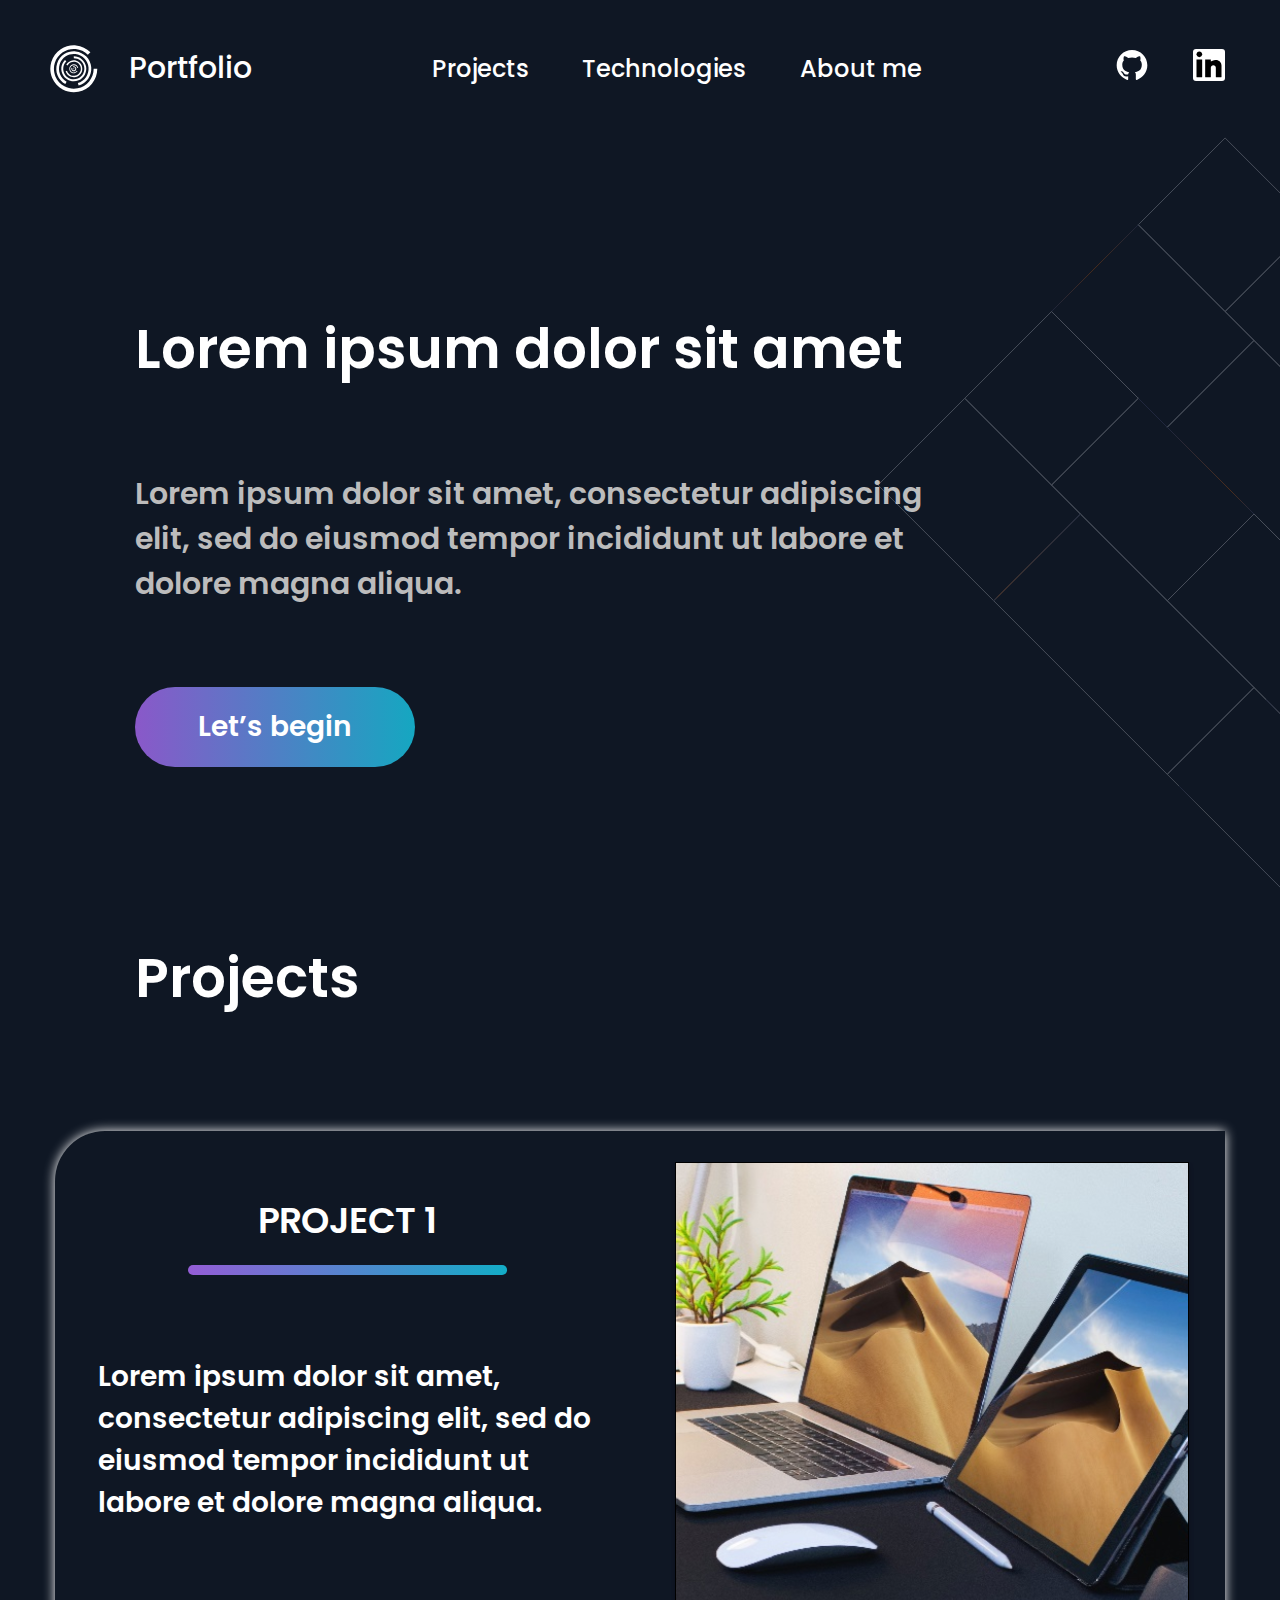
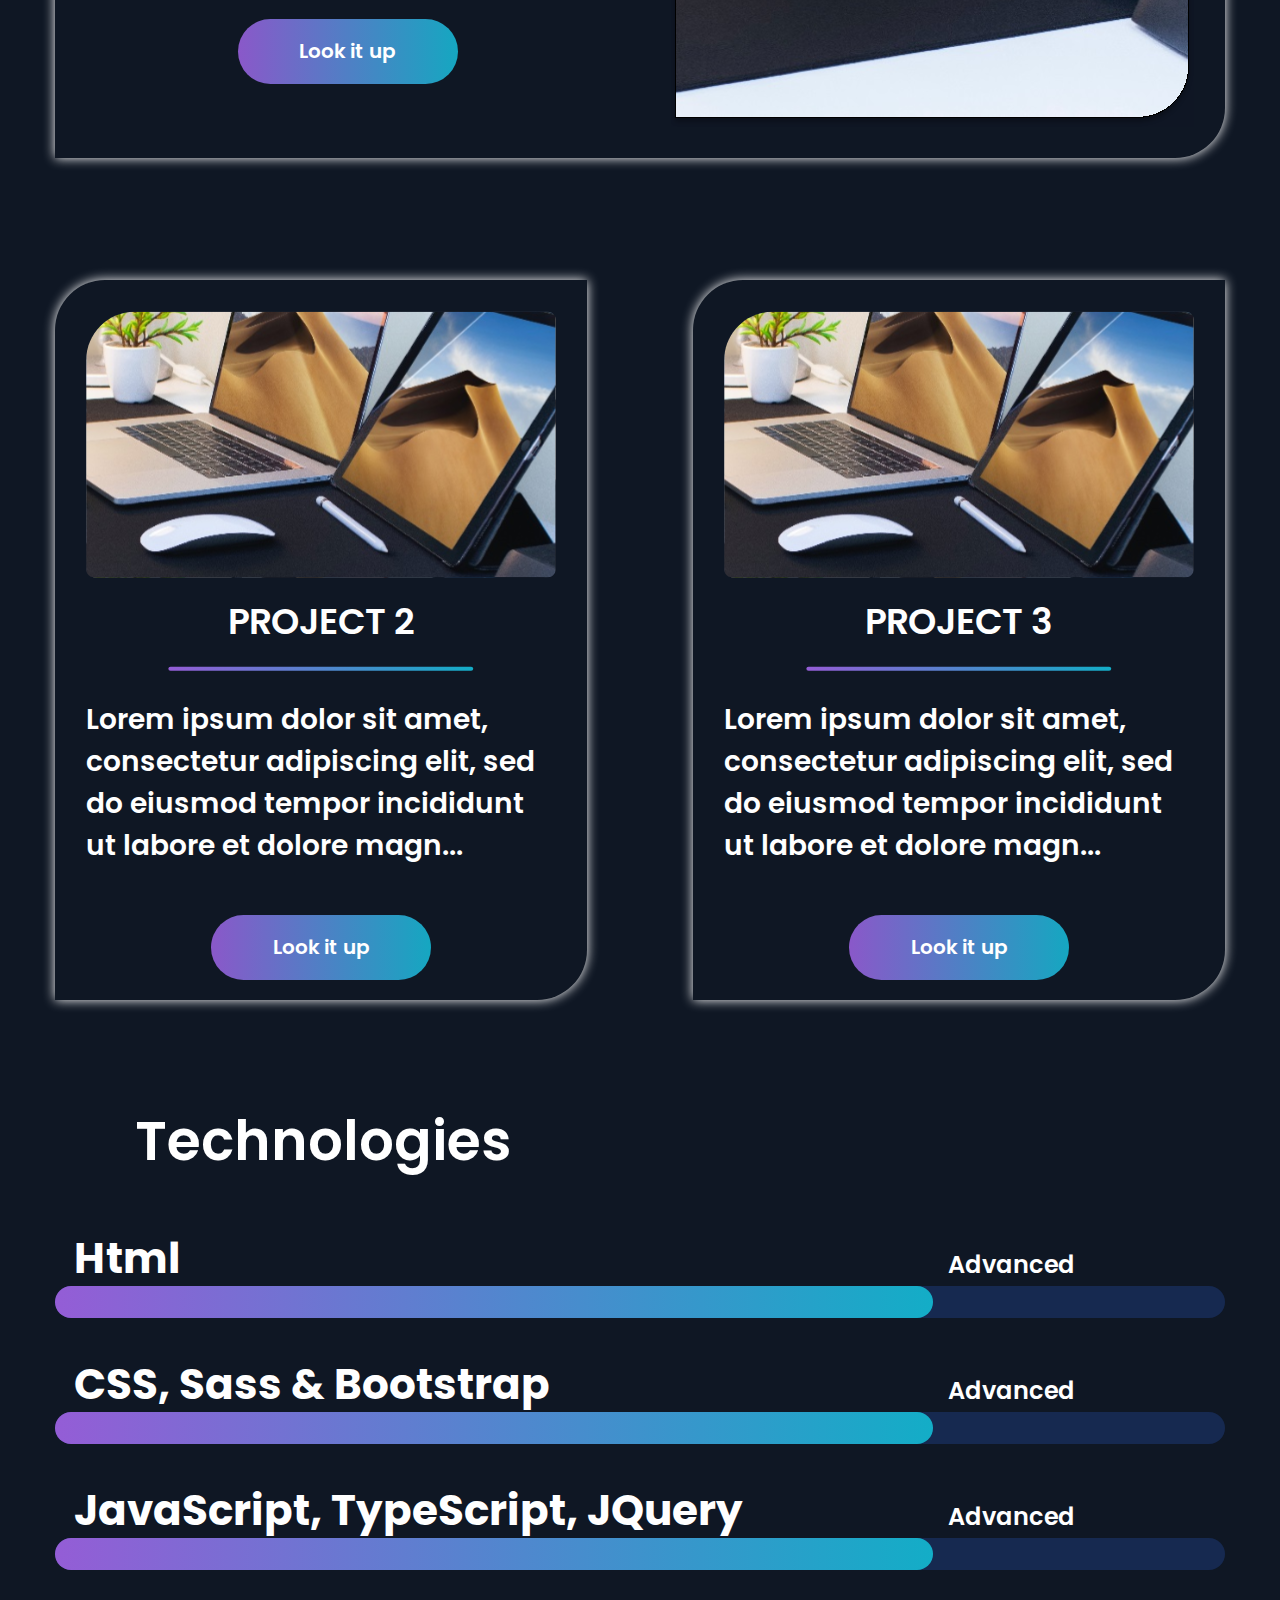
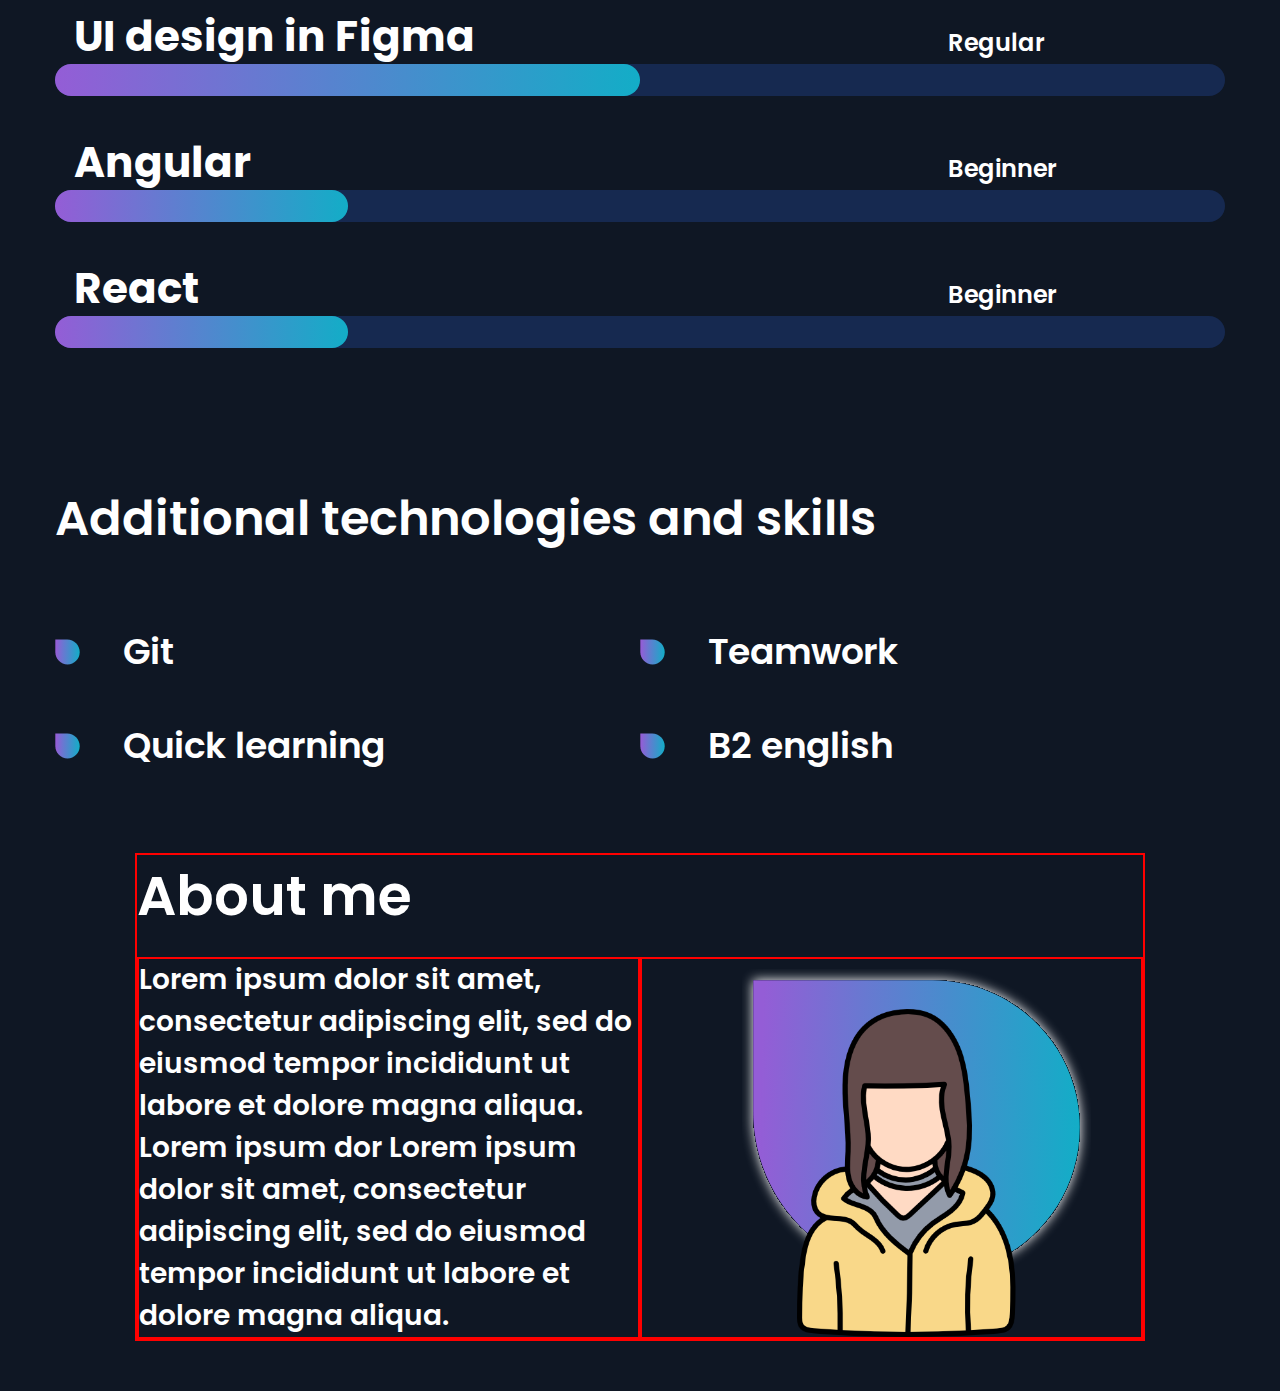
<file: index.html>
<!DOCTYPE html>
<html lang="en">

<head>
    <meta charset="UTF-8">
    <meta http-equiv="X-UA-Compatible" content="IE=edge">
    <meta name="viewport" content="width=device-width, initial-scale=1.0">
    <title>Figma puslapis</title>

    <link rel="stylesheet" href="./assets/styles/style.css">

    <link rel="preconnect" href="https://fonts.googleapis.com">
    <link rel="preconnect" href="https://fonts.gstatic.com" crossorigin>
    <link href="https://fonts.googleapis.com/css2?family=Poppins:wght@500;600&display=swap" rel="stylesheet">


</head>

<body class="body">
    <div class="wrapper">
        <div class="header">
            <div class="header_logo">
                <div class="header_logo_img_box"><a href="./index.html" target="_blank"><img
                            src="./assets/image/logo image.svg" alt="logo image.svg"></a></div>
                <div class="header_logo_text"><a href="./index.html" target="_blank">
                        <p>Portfolio</p>
                    </a></div>
            </div>
            <div class="header_middle_menu">
                <a href="#projects">
                    <p>Projects</p>
                </a>
                <a href="#technologies">
                    <p>Technologies</p>
                </a>
                <a href="#aboutme">
                    <p>About me</p>
                </a>
            </div>
            <div class="header_menu_right">
                <a href="#" target="_blank"><img src="./assets/image/mark-github-24.svg" alt="mark-github-24.svg"></a>
                <a href="#" target="_blank"><img src="./assets/image/Linkedin.svg" alt="Linkedin.svg"></a>
            </div>

        </div>
        <div class="hero">
            <img src="./assets/image/hero_img.svg" alt="hero_img.svg">
            <div class="hero_content">
                <div class="hero_text">
                    <h1>Lorem ipsum dolor sit amet</h1>
                    <p>Lorem ipsum dolor sit amet, consectetur adipiscing elit, sed do eiusmod tempor incididunt ut
                        labore et dolore magna aliqua. </p>
                    <a class="hero_button" href="#">Let’s begin</a>
                </div>
            </div>
        </div>
        <div class="projects_content" id="projects">
            <div class="projects_content_text">
                <h1>Projects</h1>
            </div>
            <div class="projects_content_table1">
                <div class="projects_content_table1_textbox">
                    <div class="textbox1">
                        <h2>PROJECT 1</h2>
                        <img src="./assets/image/Rectangle 1.svg" alt="img">
                    </div>
                    <p>Lorem ipsum dolor sit amet, consectetur adipiscing elit, sed do eiusmod tempor incididunt ut
                        labore et dolore magna aliqua.</p>
                    <a class="projects_button" href="#">Look it up</a>
                </div>
                <div class="projects_content_table1_imagebox">
                    <img src="./assets/image/image 1.svg" alt="image">
                </div>
            </div>
            <div class="projects_content_table2">
                <div class="projects_content_table2box">
                    <img src="./assets/image/image 1_1.svg" alt="image">
                    <h2>PROJECT 2</h2>
                    <img class="table2box_img" src="./assets/image/Rectangle 2.svg" alt="img">
                    <p>Lorem ipsum dolor sit amet, consectetur adipiscing elit, sed do eiusmod tempor incididunt ut
                        labore et dolore magn...</p>
                    <a class="projects_button" href="#">Look it up</a>
                </div>
                <div class="projects_content_table2box">
                    <img src="./assets/image/image 1_1.svg" alt="image">
                    <h2>PROJECT 3</h2>
                    <img class="table2box_img" src="./assets/image/Rectangle 2.svg" alt="img">
                    <p>Lorem ipsum dolor sit amet, consectetur adipiscing elit, sed do eiusmod tempor incididunt ut
                        labore et dolore magn...</p>
                    <a class="projects_button" href="#">Look it up</a>
                </div>

            </div>

        </div>
        <div class="technologies_content" id="technologies">
            <div class="technologies_content_text">
                <h1>Technologies</h1>
            </div>
            <div class="technologies_container">
                <div class="technologies_diagram">
                    <div class="diagram_text">
                        <div class="diagram_text_left h3text">
                            <h3>Html</h3>
                        </div>
                        <div class="diagram_text_right">
                            <p>Advanced</p>
                        </div>
                    </div>
                    <div class="diagram_line">
                        <div class="line_top">
                        </div>
                        <div class="line_second line1">
                        </div>
                    </div>
                </div>
                <div class="technologies_diagram">
                    <div class="diagram_text">
                        <div class="diagram_text_left h3text">
                            <h3>CSS, Sass & Bootstrap</h3>
                        </div>
                        <div class="diagram_text_right">
                            <p>Advanced</p>
                        </div>
                    </div>
                    <div class="diagram_line">
                        <div class="line_top">
                        </div>
                        <div class="line_second line2">
                        </div>
                    </div>
                </div>
                <div class="technologies_diagram">
                    <div class="diagram_text">
                        <div class="diagram_text_left h3text">
                            <h3>JavaScript, TypeScript, JQuery</h3>
                        </div>
                        <div class="diagram_text_right">
                            <p>Advanced</p>
                        </div>
                    </div>
                    <div class="diagram_line">
                        <div class="line_top">
                        </div>
                        <div class="line_second line3">
                        </div>
                    </div>
                </div>
                <div class="technologies_diagram">
                    <div class="diagram_text">
                        <div class="diagram_text_left h3text">
                            <h3>UI design in Figma</h3>
                        </div>
                        <div class="diagram_text_right">
                            <p>Regular</p>
                        </div>
                    </div>
                    <div class="diagram_line">
                        <div class="line_top">
                        </div>
                        <div class="line_second line4">
                        </div>
                    </div>
                </div>
                <div class="technologies_diagram">
                    <div class="diagram_text">
                        <div class="diagram_text_left h3text">
                            <h3>Angular</h3>
                        </div>
                        <div class="diagram_text_right">
                            <p>Beginner</p>
                        </div>
                    </div>
                    <div class="diagram_line">
                        <div class="line_top">
                        </div>
                        <div class="line_second line5">
                        </div>
                    </div>
                </div>
                <div class="technologies_diagram">
                    <div class="diagram_text">
                        <div class="diagram_text_left h3text">
                            <h3>React</h3>
                        </div>
                        <div class="diagram_text_right">
                            <p>Beginner</p>
                        </div>
                    </div>
                    <div class="diagram_line">
                        <div class="line_top">
                        </div>
                        <div class="line_second line6">
                        </div>
                    </div>
                </div>
            </div>
            <div class="aditional">
                <h2>Additional technologies and skills</h2>
            </div>
            <div class="bubble_content">
                <div class="bubble">
                    <img src="./assets/image/burbuliukas.svg" alt="image">
                    <h3 class="h3text">Git</h3>
                </div>
                <div class="bubble">
                    <img src="./assets/image/burbuliukas.svg" alt="image">
                    <h3 class="h3text">Teamwork</h3>
                </div>
                <div class="bubble">
                    <img src="./assets/image/burbuliukas.svg" alt="image">
                    <h3 class="h3text">Quick learning</h3>
                </div>
                <div class="bubble">
                    <img src="./assets/image/burbuliukas.svg" alt="image">
                    <h3 class="h3text">B2 english</h3>
                </div>
            </div>

        </div>
        <div class="aboutme_content" id="aboutme">
            <h1>About me</h1>
            <div class="aboutme">
                <div class="abuotme_text">
                    <p>Lorem ipsum dolor sit amet, consectetur adipiscing elit, sed do eiusmod tempor incididunt ut
                        labore et dolore magna aliqua. Lorem ipsum dor Lorem ipsum dolor sit amet, consectetur
                        adipiscing elit, sed do eiusmod tempor incididunt ut labore et dolore magna aliqua. </p>
                </div>
                <div class="aboutme_picture">
                    <img class="bigbubble" src="./assets/image/remelis.svg" alt="image">
                    <img class="girl" src="./assets/image/1.png" alt="image">
                </div>
            </div>
        </div>
        <div class="footer">
            <div class="">

            </div>

        </div>




    </div>




</body>

</html>
</file>
<file: assets/styles/style.css>
*{
    margin: 0;
    padding: 0;
    box-sizing: border-box;
    font-family: 'Poppins', sans-serif;
}

.body{
    background-color: #0f1724;
}


.wrapper{
    max-width: 1600px;
    min-height: 900px;
    margin: 0 auto;
    position: relative;
    overflow: hidden;
    /* border: red solid 2px; */

}

.header{
    max-width: 1200px;
    min-height: 137px;
    margin: 0 auto;
    display: flex;
    justify-content: space-between;
    align-items: center;
    /* border: red solid 2px; */

}

.header_logo{
    width: 202px;
    height: 47.58px;
    display: flex;
    justify-content: space-between;
    margin-left: 10px;
    position: relative;
            
}

.header_logo_img_box{
    width: 47.58px;
    height: 47.58px;
    
}

.header_logo_text a p{
    line-height: 47.58px;
    color: #FFFFFF;
    font-style: normal;
    font-weight: 500;
    font-size: 30px;
    line-height: 45px;
}


.header_logo_text a{
    text-decoration: none;
}


.header_logo_text:hover::after{
    content:"";
    position: absolute;
    width: 110%;
    height: 4px;
    left: -5px;
    bottom: -8px;
    background: #8a58c9; /* fallback for old browsers */
    background: -webkit-linear-gradient(to right, #8a58c9, #15a7c1); /* Chrome 10-25, Safari 5.1-6 */
    background: linear-gradient(to right, #8a58c9, #15a7c1); /* W3C, IE 10+/ Edge, Firefox 16+, Chrome 26+, Opera 12+, Safari 7+ */

}

.header_logo_img_box:hover::after{
    content:"";
    position: absolute;
    width: 110%;
    height: 4px;
    left: -5px;
    bottom: -8px;
    background: #8a58c9; /* fallback for old browsers */
    background: -webkit-linear-gradient(to right, #8a58c9, #15a7c1); /* Chrome 10-25, Safari 5.1-6 */
    background: linear-gradient(to right, #8a58c9, #15a7c1); /* W3C, IE 10+/ Edge, Firefox 16+, Chrome 26+, Opera 12+, Safari 7+ */

}



.header_middle_menu{
    width: 500px;
    display: flex;
    justify-content: space-between;
    flex-wrap: wrap;
}

.header_middle_menu a{
    text-decoration: none;
    margin: 0 5px;
    position: relative;
}

.header_middle_menu p{
    color: #FFFFFF;
    font-weight: 500;
    font-size: 24px;
    line-height: 36px;
}

.header_middle_menu a:hover::after{
    content:"";
    position: absolute;
    width: 110%;
    height: 3px;
    left: -5px;
    background: #8a58c9; /* fallback for old browsers */
    background: -webkit-linear-gradient(to right, #8a58c9, #15a7c1); /* Chrome 10-25, Safari 5.1-6 */
    background: linear-gradient(to right, #8a58c9, #15a7c1); /* W3C, IE 10+/ Edge, Firefox 16+, Chrome 26+, Opera 12+, Safari 7+ */

}



.header_menu_right{
    width: 119px;
    display: flex;
    justify-content: space-between;
    margin: 0 0 0 10px;
    flex-wrap: wrap;
    margin-right: 10px;
    

}

.header_menu_right a{
    margin: 0 5px;
    position: relative;
}


.header_menu_right a:hover::after{
    content:"";
    position: absolute;
    width: 130%;
    height: 4px;
    left: -5px;
    bottom: -5px;
    background: #8a58c9; /* fallback for old browsers */
    background: -webkit-linear-gradient(to right, #8a58c9, #15a7c1); /* Chrome 10-25, Safari 5.1-6 */
    background: linear-gradient(to right, #8a58c9, #15a7c1); /* W3C, IE 10+/ Edge, Firefox 16+, Chrome 26+, Opera 12+, Safari 7+ */

}




.hero{
    width: 100%;
    min-height: 800px;
    /* border: red solid 2px; */
    
}

.hero img{
    position: absolute;
    width: 758px;
    height: 758px;
    left: 877px;
    top: 135px;
    opacity: 0.5;
    
}

.hero_content{
    max-width: 1010px;
    min-height: inherit;
    margin: 0 auto;
    display: flex;
    justify-content: flex-start;
    align-items: center;
}


.hero_text{
    max-width: 809px;
    min-height: 459px;
    display: flex;
    justify-content: space-between;
    flex-direction: column;
    align-items: flex-start;
}

h1{
    font-weight: 600;
    font-size: 55px;
    line-height: 82px;
    color: #FFFFFF;
    margin-bottom: 20px;
}

.hero_text p{
    font-weight: 600;
    font-size: 30px;
    line-height: 45px;
    color: #BCBCBC;
}

.hero_text a{
    width: 280px;
    height: 80px;
    font-weight: 600;
    font-size: 28px;
    color: #FFFFFF;
    text-decoration: none;
    line-height: 80px;
    text-align: center;
    border-radius: 50px;
    margin-top: 20px;
    background: #8a58c9; /* fallback for old browsers */
    background: -webkit-linear-gradient(to right, #8a58c9, #15a7c1); /* Chrome 10-25, Safari 5.1-6 */
    background: linear-gradient(to right, #8a58c9, #15a7c1); /* W3C, IE 10+/ Edge, Firefox 16+, Chrome 26+, Opera 12+, Safari 7+ */

}

.hero_text a:hover{
    color: #BCBCBC; /* fallback for old browsers */
    background: #0f1724; /* fallback for old browsers */
    background: -webkit-linear-gradient(to right, #0f1724, #15a7c1); /* Chrome 10-25, Safari 5.1-6 */
    background: linear-gradient(to right, #0f1724, #15a7c1); /* W3C, IE 10+/ Edge, Firefox 16+, Chrome 26+, Opera 12+, Safari 7+ */

}

.projects_content{
    max-width: 1170px;
    min-height: 1663px;
    /* border: blue solid 2px; */
    margin: 0 auto;
    display: flex;
    flex-direction: column;
    justify-content: space-between;
    margin-bottom: 100px;
    

}


.projects_content_text{
    width: 1010px;
    margin: 0 auto;
    /* border: red solid 2px; */
}

.projects_content p{
    font-weight: 600;
    font-size: 28px;
    line-height: 42px;
    color: #FFFFFF;
}


.projects_content_table1{
    max-width: 1170px;
    min-height: 600px;
    /* border: gold solid 2px; */
    box-shadow: 0px 0px 12px #FFFFFF;
    border-radius: 50px 0px;
    display: flex;
    justify-content: space-between;
    flex-wrap: wrap;
    
    
    

}

.projects_button{
    width: 220px;
    height: 65px;
    font-weight: 600;
    font-size: 20px;
    line-height: 65px;
    color: #FFFFFF;
    text-decoration: none;
    text-align: center;
    border-radius: 50px;
    margin-top: 20px;
    background: #8a58c9; /* fallback for old browsers */
    background: -webkit-linear-gradient(to right, #8a58c9, #15a7c1); /* Chrome 10-25, Safari 5.1-6 */
    background: linear-gradient(to right, #8a58c9, #15a7c1); /* W3C, IE 10+/ Edge, Firefox 16+, Chrome 26+, Opera 12+, Safari 7+ */
    display: inline-block;
}

.projects_button:hover{
    color: #BCBCBC; /* fallback for old browsers */
    background: #0f1724; /* fallback for old browsers */
    background: -webkit-linear-gradient(to right, #0f1724, #15a7c1); /* Chrome 10-25, Safari 5.1-6 */
    background: linear-gradient(to right, #0f1724, #15a7c1); /* W3C, IE 10+/ Edge, Firefox 16+, Chrome 26+, Opera 12+, Safari 7+ */

}



.projects_content_table1_textbox{
    /* max-width: 585px; */
    min-height: 600px;
    /* border: blue solid 2px; */
    display: flex;
    flex-direction: column;
    justify-content: space-evenly;
    align-items: center;
    flex-grow: 1;
    flex-basis: 300px;

}


h2{
    font-weight: 600;
    font-size: 36px;
    line-height: 88.5%;
    color: #FFFFFF;
    
}

.textbox1{
    text-align: center;
    
}

.textbox1 h2{
    margin-bottom: 20px;
}

.textbox1 img{
    max-width: 100%;
}

.projects_content_table1_textbox p{
    margin-left: calc(10% - 1rem);
    margin-right: calc(10% - 1rem);

}



.projects_content_table1_imagebox{
    display: flex;
    justify-content: center;
    align-items: center;
    flex-grow: 1;
    flex-basis: 300px;
}

.projects_content_table1_imagebox img{
    width: 100%;
    padding: calc(8% - 1rem);
}


.projects_content_table2{
    min-height: 1170px;
    min-height: 720px;
    /* border: gold solid 2px; */
    display: flex;
    justify-content: space-between;
    flex-wrap: wrap;
    gap: 40px;
    

}

.projects_content_table2box{
    max-width: 532px;
    min-height: 720px;
    box-shadow: 0px 0px 12px #FFFFFF;
    border-radius: 50px 0px;
    flex-grow: 1;
    display: flex;
    flex-direction: column;
    align-items: center;
    justify-content: space-between;
    padding-top: calc(4% - 1rem);
    padding-bottom: 20px;
    padding-left: calc(4% - 1rem);
    padding-right: calc(4% - 1rem);
    flex-basis: 200px;
    margin-top: 30px;
    
}

.projects_content_table2box img{
    width: 100%;
}

.table2box_img{
    max-width: 65%;
}


.technologies_content_text{
    width: 1010px;
    margin: 0 auto;
    /* border: red solid 2px; */
    margin-bottom: 50px;
}

.technologies_container{
    max-width: 1170px;
    min-height: 791px;
    /* border: red solid 2px; */
    margin: 0 auto;
    margin-bottom: 60px;

}

.technologies_diagram{
    /* border: red solid 2px; */
    margin: 40px 0;


}

.diagram_text{
    display: flex;
    justify-content: space-between;
    align-items: baseline;


}

.h3text{
    font-weight: 600;
    font-size: 36px;
    line-height: 54px;
    color: #FFFFFF;
    /* border: red solid 2px; */
    
}

.diagram_text p{
    font-weight: 600;
    font-size: 24px;
    line-height: 36px;
    color: #FFFFFF;
    /* border: red solid 2px; */
    
}

.diagram_text_left{
    flex-grow: 9;
    padding-left: calc(3% - 1rem);
    flex-basis: 200px;
}

.diagram_text_right{
    flex-grow: 1;
    flex-basis: 200px;
  
}

.diagram_line{
    position: relative;
}

.line_top{
    width: 100%;
    height: 32px;
    background: #162950;
    border-radius: 83px;
}

.line_second{
    position: absolute;
    top: 0;
    left: 0;
    height: 32px;
    background: linear-gradient(270deg, #13ADC7 0%, #6978D1 66.67%, #945DD6 100%);
    border-radius: 83px;

}

.line1{
    width: 75%;
}

.line2{
    width: 75%;
}

.line3{
    width: 75%;
}

.line4{
    width: 50%;
}

.line5{
    width: 25%;
}

.line6{
    width: 25%;
}

.aditional{
    width: 1170px;
    margin: 50px auto;
    /* border: red solid 2px; */
    
}

.aditional h2{
    font-weight: 600;
    font-size: 48px;
    line-height: 72px;
    color: #FFFFFF;
}


.bubble_content{
    max-width: 1170px;
    margin: 0 auto;
    display: flex;
    flex-wrap: wrap;
    margin-bottom: 60px;
   
}

.bubble{
    display: flex;
    flex-grow: 1;
    /* border: blue solid 2px; */
    flex-basis: 420px;
    margin: 20px 0;
}

.bubble img{
    width: 25px;
}

.bubble h3{
    margin-left: calc(10% - 1rem);
}


.aboutme_content{
    width: 1010px;
    margin: 0 auto;
    border: red solid 2px;
    margin-bottom: 50px;
    display: flex;
    flex-direction: column;
    flex-wrap: wrap;
}

.aboutme{
    display: flex;
    flex-wrap: wrap;

}

.abuotme_text{
    flex-grow: 1;
    flex-basis: 200px;
    border: red solid 2px;
}

.aboutme p{
    font-weight: 600;
    font-size: 28px;
    line-height: 42px;
    color: #FFFFFF;
}

.aboutme_picture{
    flex-grow: 1;
    flex-basis: 200px;
    border: red solid 2px;
    position: relative;
}

.bigbubble{
    max-width: 349px;
    /* width: calc(100% - 1rem); */
    position: absolute;
    bottom: 50px;
    left: 100px
}

.girl{
    max-width: 328px;
    /* width: calc(100% - 1rem); */
    position: absolute;
    bottom: 0;
    left: 100px
}



.footer{

}
</file>
